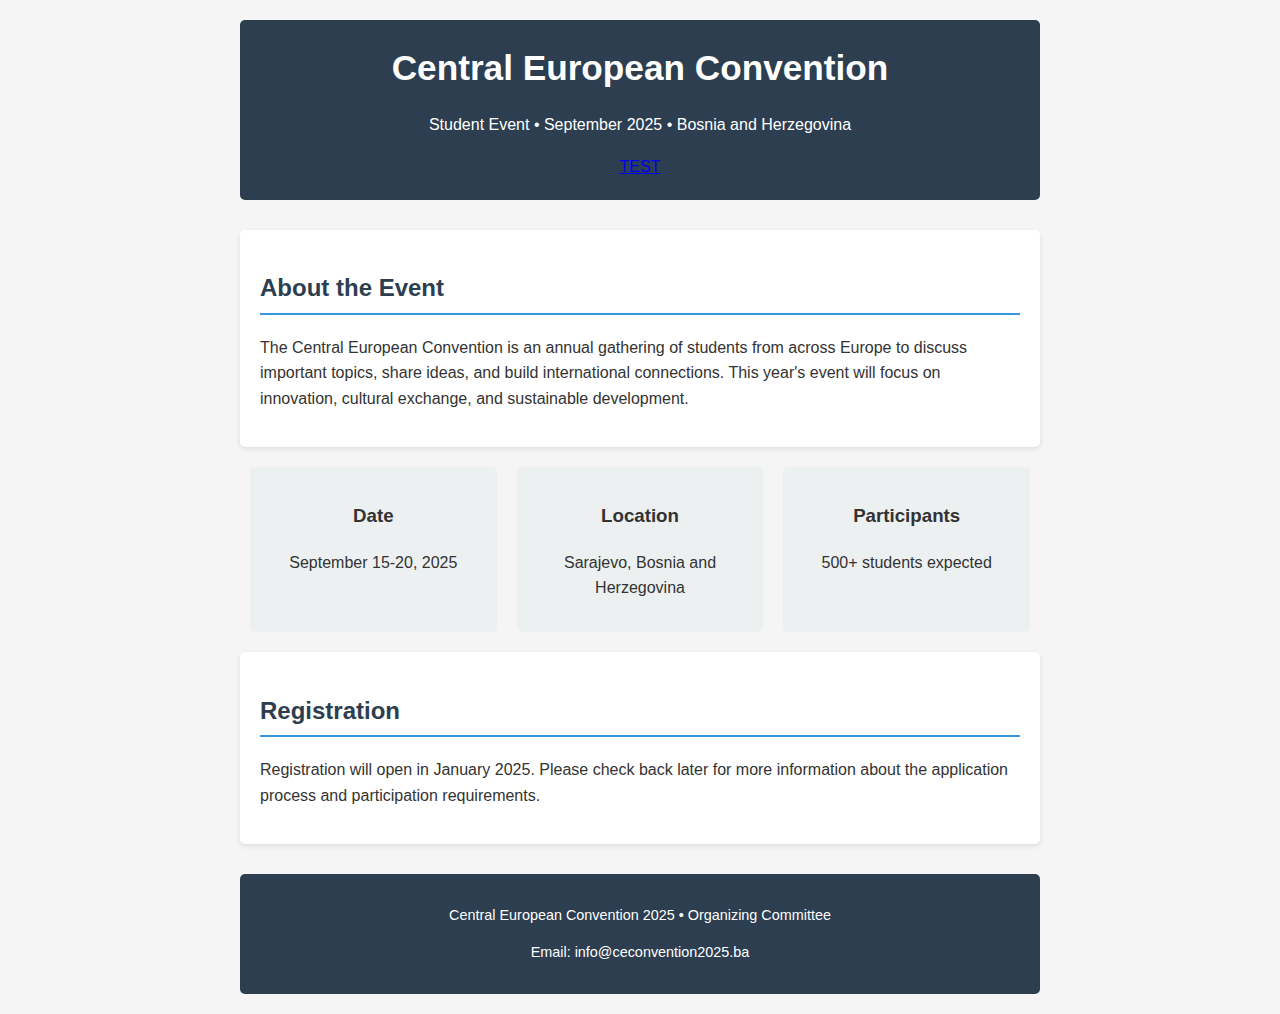
<file: index.html>
<!DOCTYPE html>
<html lang="en">
<head>
    <meta charset="UTF-8">
    <meta name="viewport" content="width=device-width, initial-scale=1.0">
    <title>Central European Convention 2025</title>
    <style>
        body {
            font-family: Arial, sans-serif;
            line-height: 1.6;
            max-width: 800px;
            margin: 0 auto;
            padding: 20px;
            color: #333;
            background-color: #f5f5f5;
        }
        
        header {
            text-align: center;
            padding: 20px 0;
            background-color: #2c3e50;
            color: white;
            border-radius: 5px;
            margin-bottom: 30px;
        }
        
        h1 {
            margin: 0;
            font-size: 2.2em;
        }
        
        h2 {
            color: #2c3e50;
            border-bottom: 2px solid #3498db;
            padding-bottom: 5px;
        }
        
        .event-info {
            background-color: white;
            padding: 20px;
            border-radius: 5px;
            box-shadow: 0 2px 5px rgba(0,0,0,0.1);
            margin-bottom: 20px;
        }
        
        .details {
            display: flex;
            justify-content: space-between;
            margin: 20px 0;
        }
        
        .detail-box {
            flex: 1;
            padding: 15px;
            background-color: #ecf0f1;
            border-radius: 5px;
            margin: 0 10px;
            text-align: center;
        }
        
        footer {
            text-align: center;
            margin-top: 30px;
            padding: 15px;
            background-color: #2c3e50;
            color: white;
            border-radius: 5px;
            font-size: 0.9em;
        }
    </style>
</head>
<body>
    <header>
        <h1>Central European Convention</h1>
        <p>Student Event • September 2025 • Bosnia and Herzegovina</p>
        <a href="/test.html">TEST</a>
    </header>
    
    <div class="event-info">
        <h2>About the Event</h2>
        <p>The Central European Convention is an annual gathering of students from across Europe to discuss important topics, share ideas, and build international connections. This year's event will focus on innovation, cultural exchange, and sustainable development.</p>
    </div>
    
    <div class="details">
        <div class="detail-box">
            <h3>Date</h3>
            <p>September 15-20, 2025</p>
        </div>
        
        <div class="detail-box">
            <h3>Location</h3>
            <p>Sarajevo, Bosnia and Herzegovina</p>
        </div>
        
        <div class="detail-box">
            <h3>Participants</h3>
            <p>500+ students expected</p>
        </div>
    </div>
    
    <div class="event-info">
        <h2>Registration</h2>
        <p>Registration will open in January 2025. Please check back later for more information about the application process and participation requirements.</p>
    </div>
    
    <footer>
        <p>Central European Convention 2025 • Organizing Committee</p>
        <p>Email: info@ceconvention2025.ba</p>
    </footer>
</body>
</html>
</file>
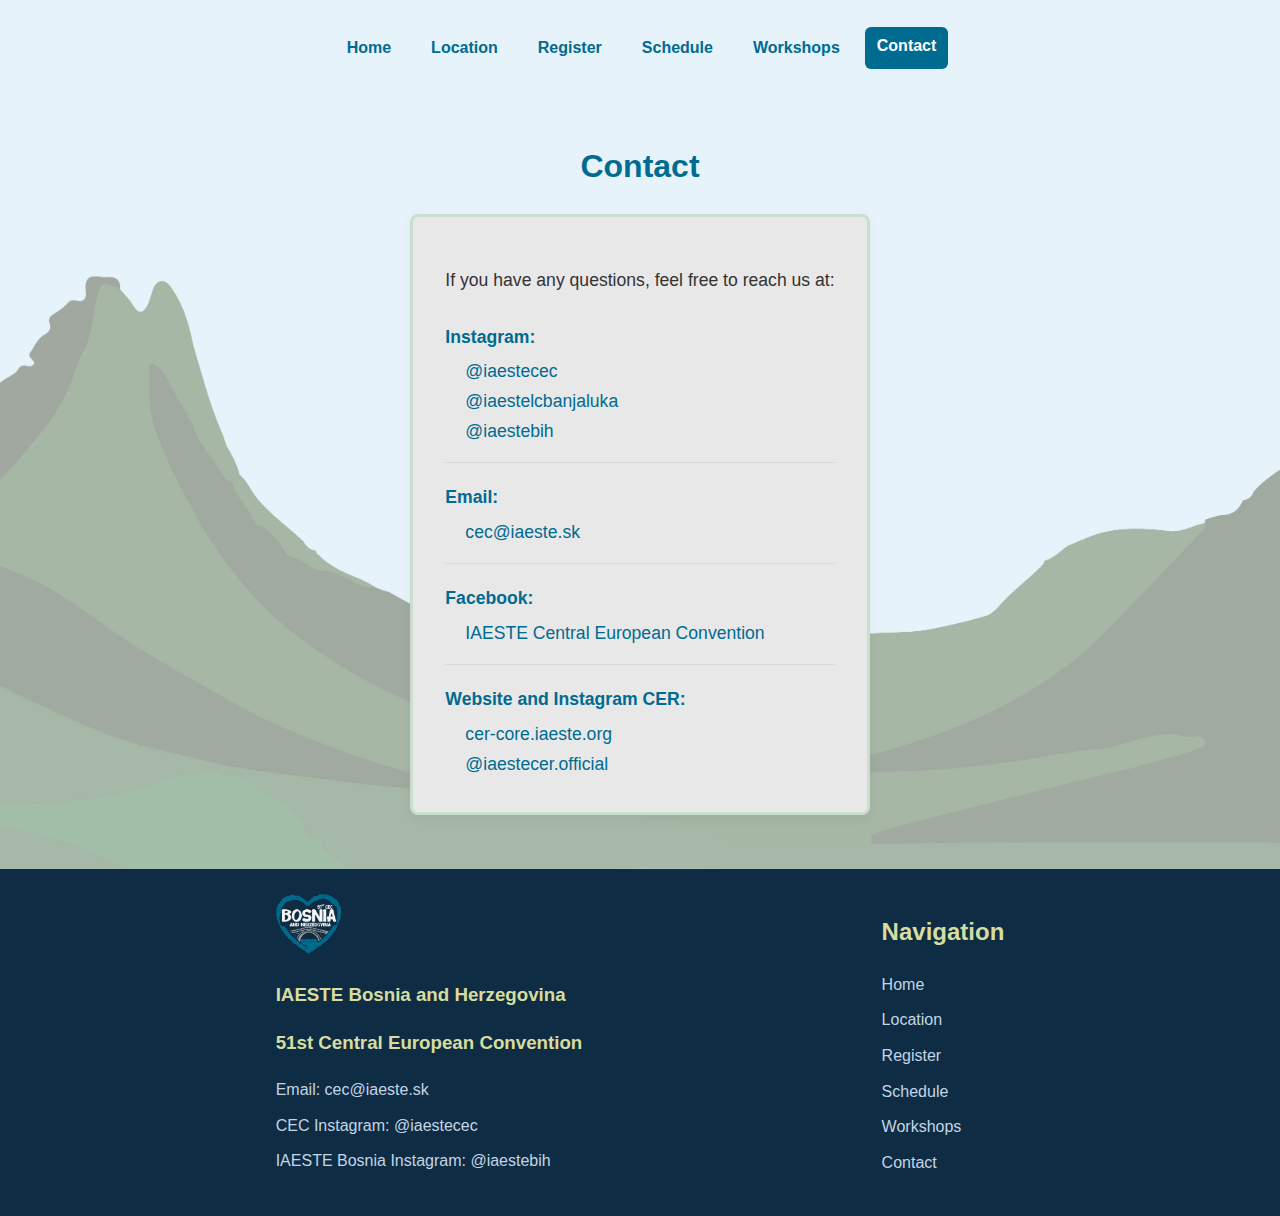
<file: contact.html>
<!DOCTYPE html>
<html lang="en">

<head>
    <meta charset="UTF-8">
    <meta name="viewport" content="width=device-width, initial-scale=1.0">
    <link rel="stylesheet" href="styles.css">
    <title>CEC Bosnia and Herzegovina 2025 - Contact</title>
</head>

<body>
    <div id="header-placeholder"></div>

    <div class="section-container">
        <h1 style="color: #006b91; text-align: center;">Contact</h1>

        <div class="event-description">
            <p>If you have any questions, feel free to reach us at:</p>

            <div class="contact-method">
                <span class="contact-label">Instagram:</span>
                <div class="contact-value">
                    <a href="https://www.instagram.com/iaestecec" target="_blank">@iaestecec</a><br>
                    <a href="https://www.instagram.com/iaestelcbanjaluka/" target="_blank">@iaestelcbanjaluka</a><br>
                    <a href="https://www.instagram.com/iaestebih" target="_blank">@iaestebih</a>
                </div>
            </div>

            <div class="contact-method">
                <span class="contact-label">Email:</span>
                <div class="contact-value">
                    <a href="mailto:cec@iaeste.sk">cec@iaeste.sk</a>
                </div>
            </div>

            <div class="contact-method">
                <span class="contact-label">Facebook:</span>
                <div class="contact-value">
                    <a href="https://www.facebook.com/IAESTE.Central.European.Convention" target="_blank">IAESTE Central
                        European Convention</a>
                </div>
            </div>

            <div class="contact-method">
                <span class="contact-label">Website and Instagram CER:</span>
                <div class="contact-value">
                    <a href="https://cer-core.iaeste.org" target="_blank">cer-core.iaeste.org</a><br>
                    <a href="https://www.instagram.com/iaestecer.official" target="_blank">@iaestecer.official</a>
                </div>
            </div>
        </div>
    </div>

    <div id="footer-placeholder"></div>

    <script src="script.js"></script>
    <script src="header.js"></script>
    <script>
        fetch('header.html')
            .then(res => res.text())
            .then(data => {
                document.getElementById('header-placeholder').innerHTML = data;
                highlightNavLink()
            });
        fetch('footer.html')
            .then(res => res.text())
            .then(data => {
                document.getElementById('footer-placeholder').innerHTML = data;
            });
    </script>
</body>

</html>
</file>
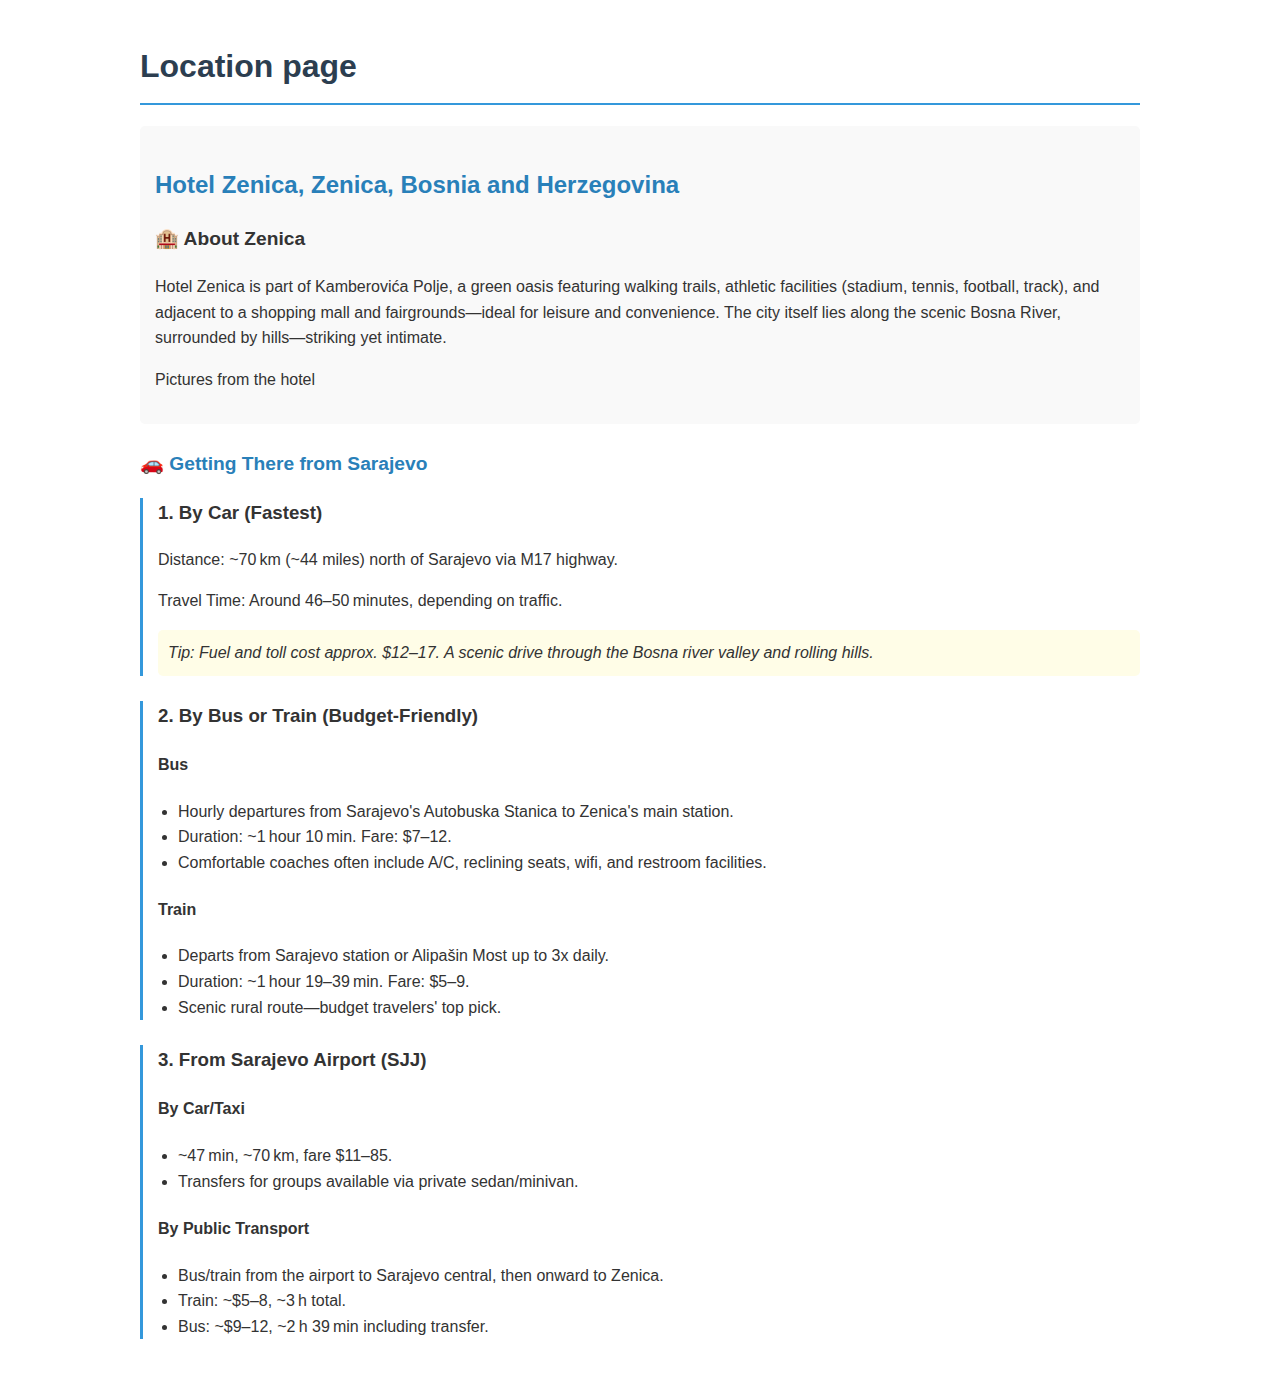
<file: location.html>
<!DOCTYPE html>
<html lang="en">
<head>
    <meta charset="UTF-8">
    <meta name="viewport" content="width=device-width, initial-scale=1.0">
    <title>Hotel Zenica - Location</title>
    <style>
        body {
            font-family: Arial, sans-serif;
            line-height: 1.6;
            margin: 0;
            padding: 20px;
            color: #333;
            max-width: 1000px;
            margin: 0 auto;
        }
        h1 {
            color: #2c3e50;
            border-bottom: 2px solid #3498db;
            padding-bottom: 10px;
        }
        h2 {
            color: #2980b9;
            margin-top: 25px;
        }
        .hotel-info {
            background-color: #f9f9f9;
            padding: 15px;
            border-radius: 5px;
            margin-bottom: 20px;
        }
        .transport-option {
            margin-bottom: 25px;
            padding-left: 15px;
            border-left: 3px solid #3498db;
        }
        .tip {
            font-style: italic;
            background-color: #fffde7;
            padding: 10px;
            border-radius: 5px;
            margin: 10px 0;
        }
        ul {
            padding-left: 20px;
        }
        .emoji {
            font-size: 1.2em;
        }
    </style>
</head>
<body>
    <h1>Location page</h1>
    
    <div class="hotel-info">
        <h2>Hotel Zenica, Zenica, Bosnia and Herzegovina</h2>
        
        <h3 class="emoji">🏨 About Zenica</h3>
        <p>Hotel Zenica is part of Kamberovića Polje, a green oasis featuring walking trails, athletic facilities (stadium, tennis, football, track), and adjacent to a shopping mall and fairgrounds—ideal for leisure and convenience. The city itself lies along the scenic Bosna River, surrounded by hills—striking yet intimate.</p>
        
        <p>Pictures from the hotel</p>
    </div>
    
    <h2 class="emoji">🚗 Getting There from Sarajevo</h2>
    
    <div class="transport-option">
        <h3>1. By Car (Fastest)</h3>
        <p>Distance: ~70 km (~44 miles) north of Sarajevo via M17 highway.</p>
        <p>Travel Time: Around 46–50 minutes, depending on traffic.</p>
        <div class="tip">
            Tip: Fuel and toll cost approx. $12–17. A scenic drive through the Bosna river valley and rolling hills.
        </div>
    </div>
    
    <div class="transport-option">
        <h3>2. By Bus or Train (Budget-Friendly)</h3>
        <h4>Bus</h4>
        <ul>
            <li>Hourly departures from Sarajevo's Autobuska Stanica to Zenica's main station.</li>
            <li>Duration: ~1 hour 10 min. Fare: $7–12.</li>
            <li>Comfortable coaches often include A/C, reclining seats, wifi, and restroom facilities.</li>
        </ul>
        
        <h4>Train</h4>
        <ul>
            <li>Departs from Sarajevo station or Alipašin Most up to 3x daily.</li>
            <li>Duration: ~1 hour 19–39 min. Fare: $5–9.</li>
            <li>Scenic rural route—budget travelers' top pick.</li>
        </ul>
    </div>
    
    <div class="transport-option">
        <h3>3. From Sarajevo Airport (SJJ)</h3>
        <h4>By Car/Taxi</h4>
        <ul>
            <li>~47 min, ~70 km, fare $11–85.</li>
            <li>Transfers for groups available via private sedan/minivan.</li>
        </ul>
        
        <h4>By Public Transport</h4>
        <ul>
            <li>Bus/train from the airport to Sarajevo central, then onward to Zenica.</li>
            <li>Train: ~$5–8, ~3 h total.</li>
            <li>Bus: ~$9–12, ~2 h 39 min including transfer.</li>
        </ul>
    </div>
</body>
</html>
</file>
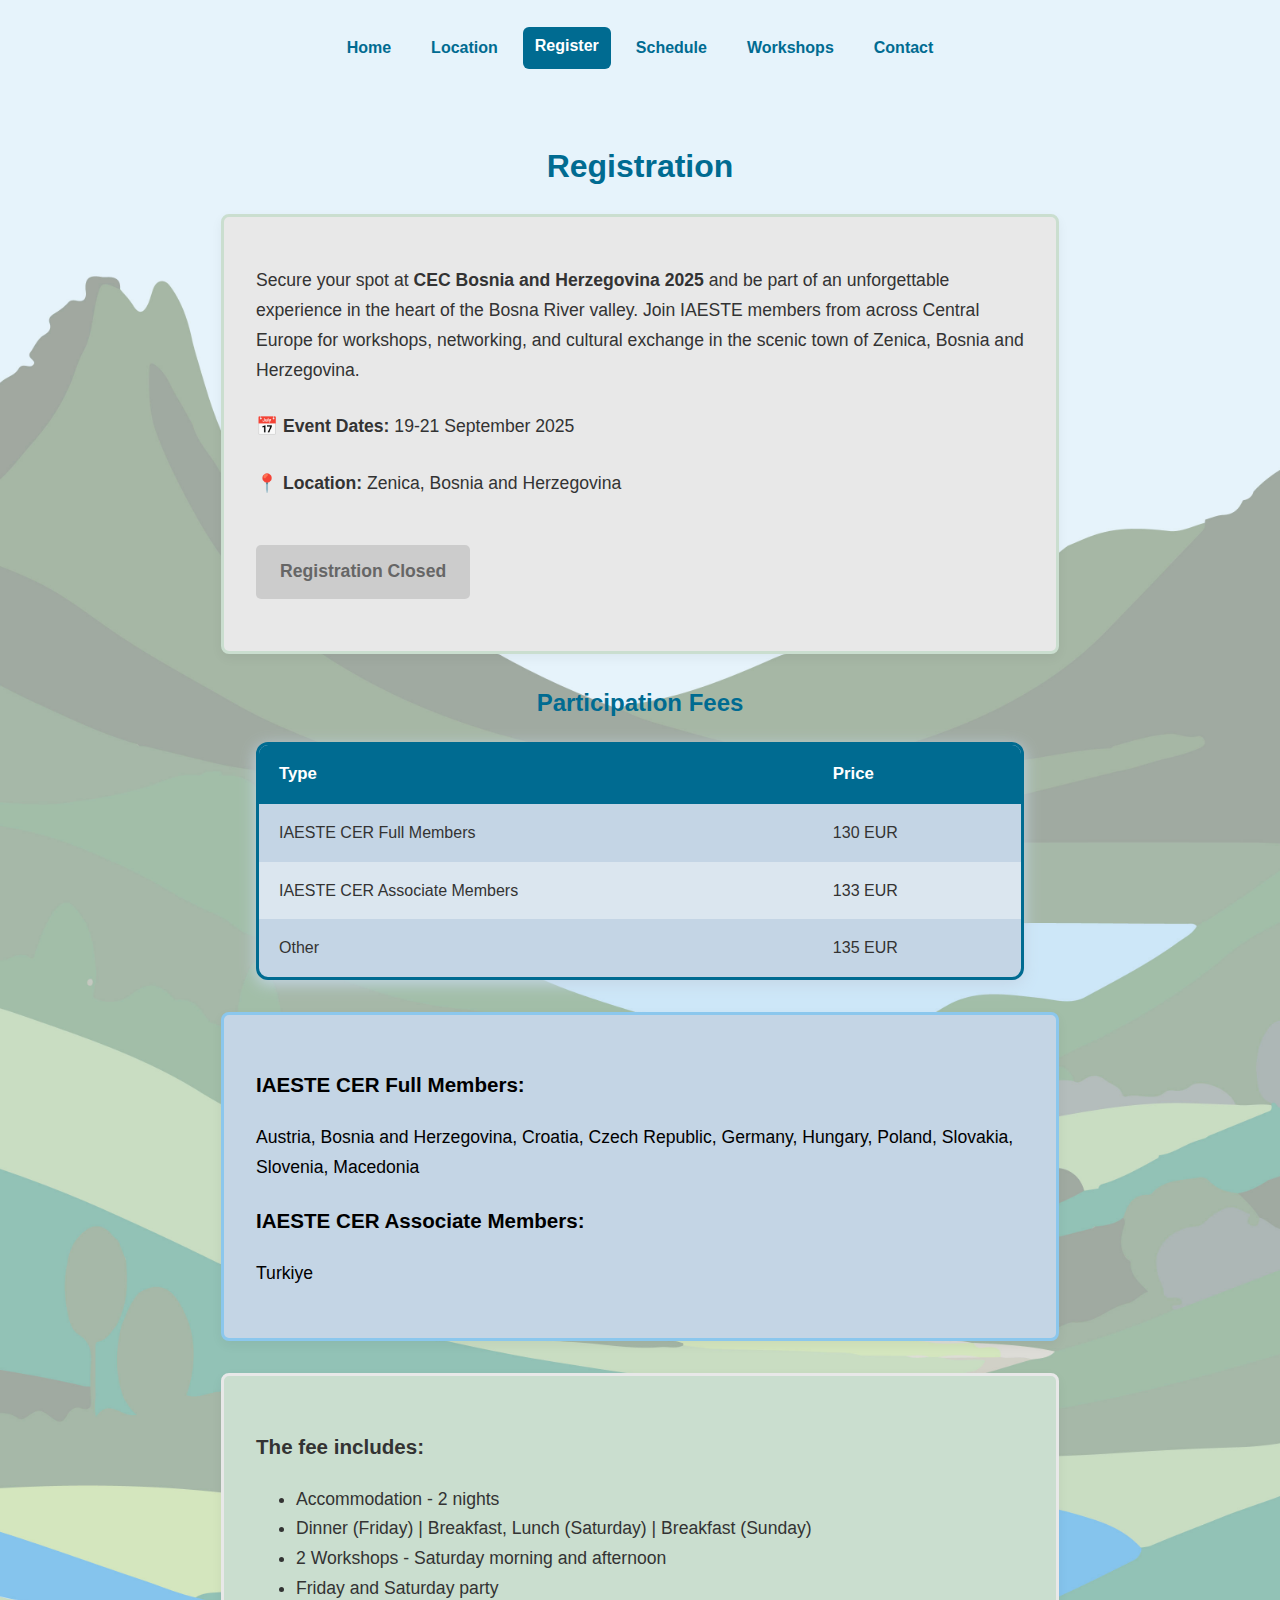
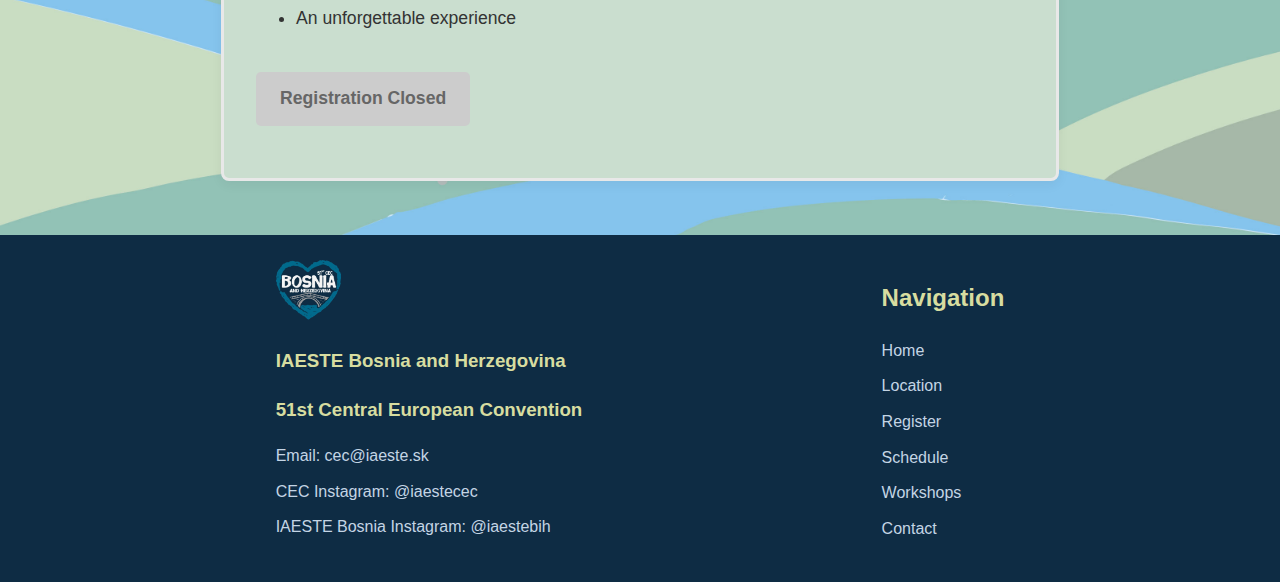
<file: registration.html>
<!DOCTYPE html>
<html lang="en">

<head>
    <meta charset="UTF-8">
    <meta name="viewport" content="width=device-width, initial-scale=1.0">
    <link rel="stylesheet" href="styles.css">
    <title>CEC Bosnia and Herzegovina 2025 - Registration</title>
</head>

<body>
    <div id="header-placeholder"></div>

    <div class="section-container">
        <h1 style="color: #006b91; text-align: center;">Registration</h1>

        <div class="event-description">
            <p>Secure your spot at <strong>CEC Bosnia and Herzegovina 2025</strong> and be part of an unforgettable
                experience in the
                heart
                of the Bosna River valley. Join IAESTE members from across Central Europe for workshops, networking, and
                cultural exchange in the scenic town of Zenica, Bosnia and Herzegovina.</p>

            <p class="emoji">📅 <strong>Event Dates:</strong> 19-21 September 2025</p>
            <p class="emoji">📍 <strong>Location:</strong> Zenica, Bosnia and Herzegovina</p>
            <!-- <a href="https://forms.gle/UbwWN2UmHduxkauS9" class="registration-link">Register here</a> -->
            <span class="registration-link disabled-link">Registration Closed</span>

        </div>

        <h2 style="color: #006b91; text-align: center;">Participation Fees</h2>

        <table class="fee-table">
            <thead>
                <tr>
                    <th>Type</th>
                    <th>Price</th>
                </tr>
            </thead>
            <tbody>
                <tr>
                    <td>IAESTE CER Full Members</td>
                    <td>130 EUR</td>
                </tr>
                <tr>
                    <td>IAESTE CER Associate Members</td>
                    <td>133 EUR</td>
                </tr>
                <tr>
                    <td>Other</td>
                    <td>135 EUR</td>
                </tr>
            </tbody>
        </table>

        <div class="transport-option">
            <h3>IAESTE CER Full Members:</h3>
            <p>Austria, Bosnia and Herzegovina, Croatia, Czech Republic, Germany, Hungary, Poland, Slovakia, Slovenia,
                Macedonia</p>

            <h3>IAESTE CER Associate Members:</h3>
            <p>Turkiye</p>
        </div>

        <div class="included-list">
            <h3>The fee includes:</h3>
            <ul>
                <li>Accommodation - 2 nights</li>
                <li>Dinner (Friday) | Breakfast, Lunch (Saturday) | Breakfast (Sunday)</li>
                <li>2 Workshops - Saturday morning and afternoon</li>
                <li>Friday and Saturday party</li>
                <li>An unforgettable experience</li>
            </ul>
            <!--<a href="https://forms.gle/UbwWN2UmHduxkauS9" class="registration-link">Register here</a>-->
            <span class="registration-link disabled-link">Registration Closed</span>

        </div>
    </div>

    <div id="footer-placeholder"></div>
    <script src="script.js"></script>
    <script src="header.js"></script>
    <script>
        fetch('header.html')
            .then(res => res.text())
            .then(data => {
                document.getElementById('header-placeholder').innerHTML = data;
                highlightNavLink()
                initBurgerMenu();
            });
        fetch('footer.html')
            .then(res => res.text())
            .then(data => {
                document.getElementById('footer-placeholder').innerHTML = data;
            });
    </script>
</body>

</html>
</file>
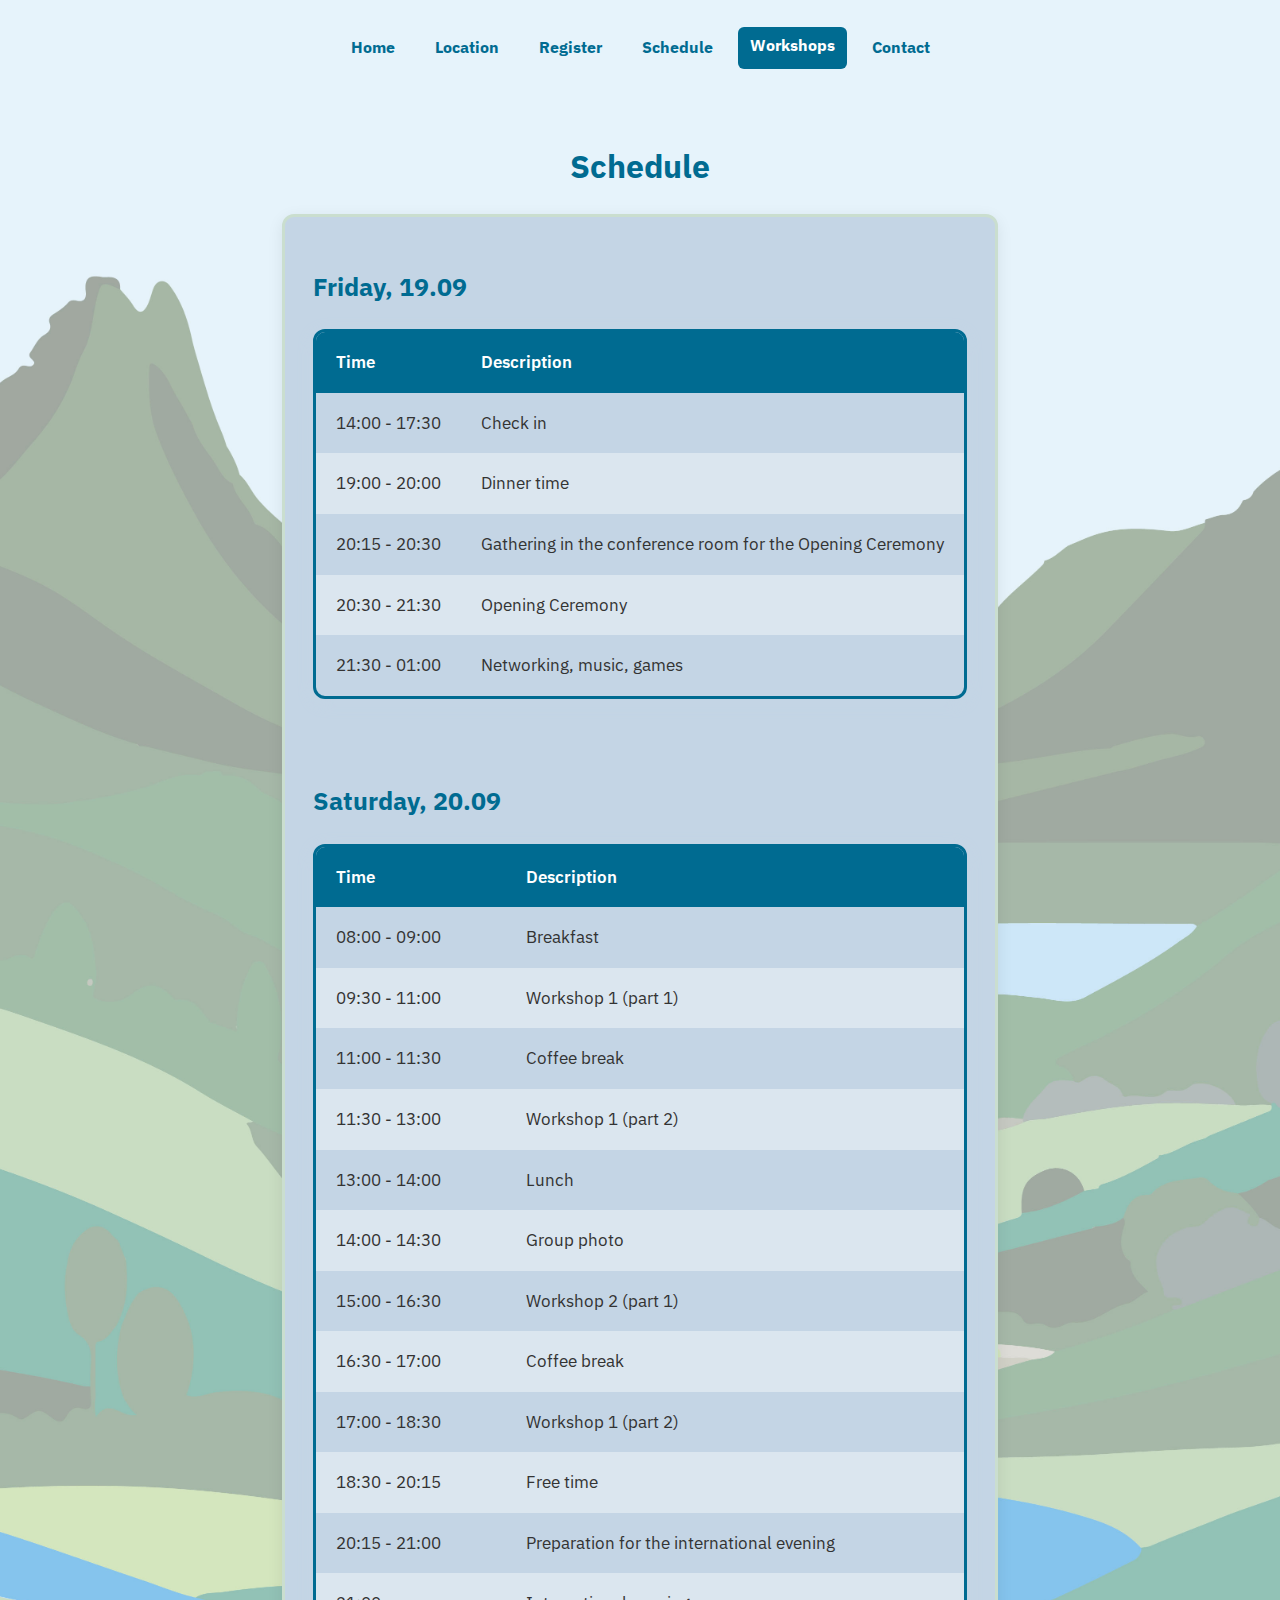
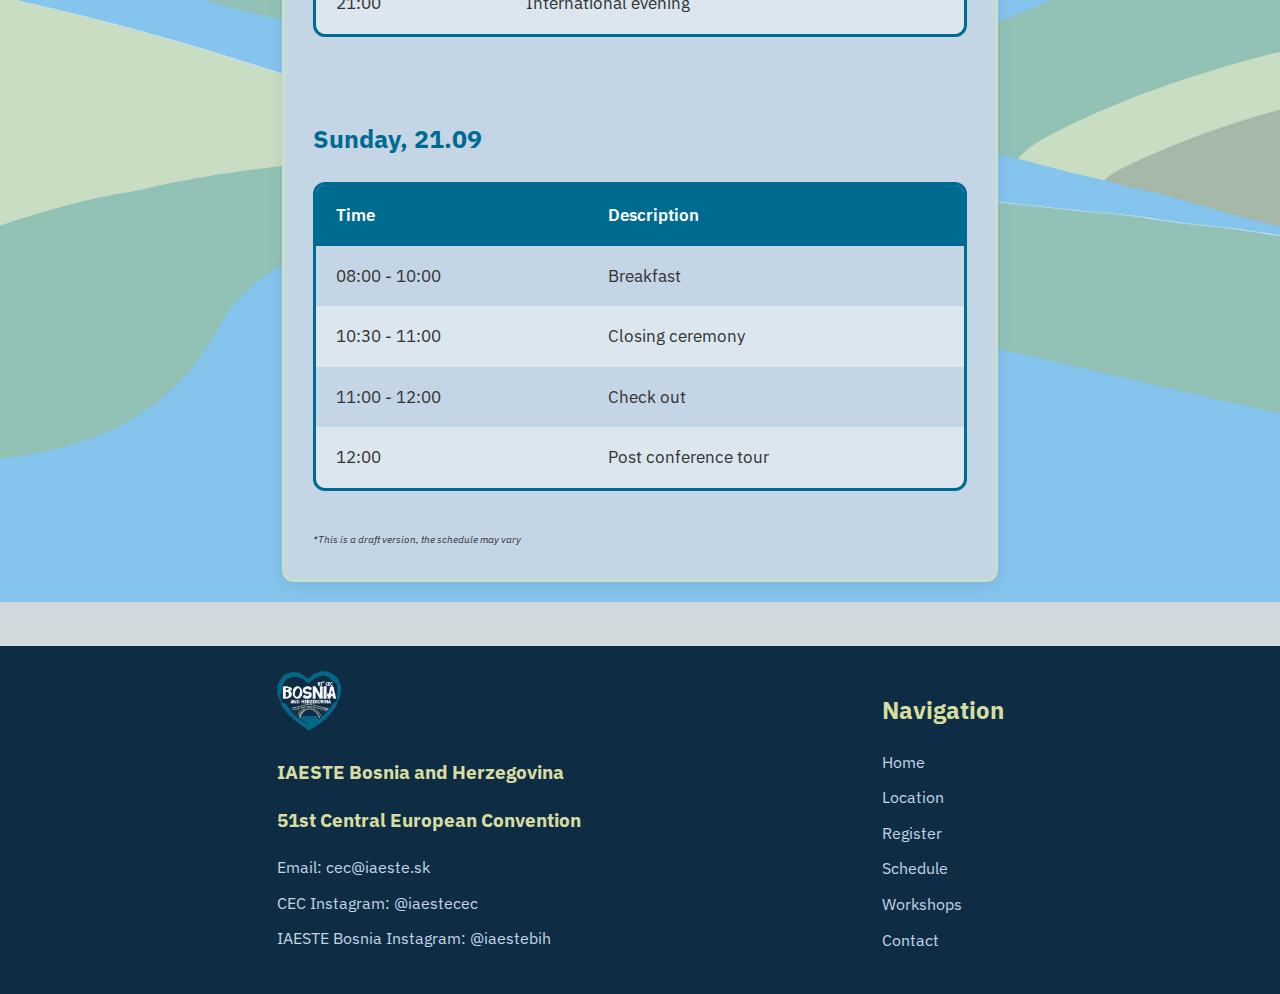
<file: schedule.html>
<!DOCTYPE html>
<html lang="en">

<head>
    <meta charset="UTF-8">
    <meta name="viewport" content="width=device-width, initial-scale=1.0">
    <link rel="stylesheet" href="styles.css">
    <link href="https://fonts.googleapis.com/css2?family=IBM+Plex+Sans:wght@400;500&display=swap" rel="stylesheet">
    <title>CEC Bosnia and Herzegovina 2025 - Contact</title>
</head>

<body>
    <div id="header-placeholder"></div>

    <div class="section-container">
        <h1 style="color: #006b91; text-align: center;">Schedule</h1>
        <div class="event-description sarajevo-highlight">
            <h2 style="color: #006b91; text-align: start;">Friday, 19.09</h2>
            <table class="fee-table">
                <thead>
                    <tr>
                        <th>Time</th>
                        <th>Description</th>
                    </tr>
                </thead>
                <tbody>
                    <tr>
                        <td>14:00 - 17:30</td>
                        <td>Check in</td>
                    </tr>
                    <tr>
                        <td>19:00 - 20:00</td>
                        <td>Dinner time</td>
                    </tr>
                    <tr>
                        <td>20:15 - 20:30</td>
                        <td>Gathering in the conference room for the Opening Ceremony</td>
                    </tr>
                    <tr>
                        <td>20:30 - 21:30</td>
                        <td>Opening Ceremony</td>
                    </tr>
                    <tr>
                        <td>21:30 - 01:00</td>
                        <td>Networking, music, games</td>
                    </tr>
                </tbody>
            </table>
            <br>
            <h2 style="color: #006b91; text-align: start;">Saturday, 20.09</h2>
            <table class="fee-table">
                <thead>
                    <tr>
                        <th>Time</th>
                        <th>Description</th>
                    </tr>
                </thead>
                <tbody>
                    <tr>
                        <td>08:00 - 09:00</td>
                        <td>Breakfast</td>
                    </tr>
                    <tr>
                        <td>09:30 - 11:00</td>
                        <td>Workshop 1 (part 1)</td>
                    </tr>
                    <tr>
                        <td>11:00 - 11:30</td>
                        <td>Coffee break</td>
                    </tr>
                    <tr>
                        <td>11:30 - 13:00</td>
                        <td>Workshop 1 (part 2)</td>
                    </tr>
                    <tr>
                        <td>13:00 - 14:00</td>
                        <td>Lunch</td>
                    </tr>
                    <tr>
                        <td>14:00 - 14:30</td>
                        <td>Group photo</td>
                    </tr>
                    <tr>
                        <td>15:00 - 16:30</td>
                        <td>Workshop 2 (part 1)</td>
                    </tr>
                    <tr>
                        <td>16:30 - 17:00</td>
                        <td>Coffee break</td>
                    </tr>
                    <tr>
                        <td>17:00 - 18:30</td>
                        <td>Workshop 1 (part 2)</td>
                    </tr>
                    <tr>
                        <td>18:30 - 20:15</td>
                        <td>Free time</td>
                    </tr>
                    <tr>
                        <td>20:15 - 21:00</td>
                        <td>Preparation for the international evening</td>
                    </tr>
                    <tr>
                        <td>21:00</td>
                        <td>International evening</td>
                    </tr>
                </tbody>
            </table>
            <br>
            <h2 style="color: #006b91; text-align: start;">Sunday, 21.09</h2>
            <table class="fee-table">
                <thead>
                    <tr>
                        <th>Time</th>
                        <th>Description</th>
                    </tr>
                </thead>
                <tbody>
                    <tr>
                        <td>08:00 - 10:00</td>
                        <td>Breakfast</td>
                    </tr>
                    <tr>
                        <td>10:30 - 11:00</td>
                        <td>Closing ceremony</td>
                    </tr>
                    <tr>
                        <td>11:00 - 12:00</td>
                        <td>Check out</td>
                    </tr>
                    <tr>
                        <td>12:00</td>
                        <td>Post conference tour</td>
                    </tr>
                </tbody>
            </table>
            <span style="font-style: italic; font-size: 10px;">*This is a draft version, the schedule may vary</span>
        </div>
    </div>

    <div id="footer-placeholder"></div>
    <script src="script.js"></script>
    <script src="header.js"></script>
    <script>
        fetch('header.html')
            .then(res => res.text())
            .then(data => {
                document.getElementById('header-placeholder').innerHTML = data;
                highlightNavLink()
                initBurgerMenu();
            });
        fetch('footer.html')
            .then(res => res.text())
            .then(data => {
                document.getElementById('footer-placeholder').innerHTML = data;
            });
    </script>
</body>

</html>
</file>
<file: styles.css>
/* Color Variables */
:root {
    --primary-color: #006b91;
    --secondary-color: #8bc7ed;
    --background-color: #d2d9dc;
    --light-gray: #e8e8e8;
    --border-color: #d2d9dc;
    --text-color: #333;
    --white: #ffffff;
    --highlight-green: #cadecf;
    --highlight-yellow: #d7dda0;
    --highlight-blue: #c4d5e5;
    --width-container: 100%;
    --burger-color: white;
    /* Color of the burger lines */
    --side-menu-bg: rgba(0, 0, 0, 0.9);
    /* Background of the side menu */
    --side-menu-link-color: white;
    --side-menu-link-hover: #ffd700;
    --footer-heading-color: #ffffff;
    /* For headings in footer */
    --footer-link-hover-color: #ffffff;
    /* White on hover */
    --footer-border-color: rgba(255, 255, 255, 0.08);
    --logo-dark-color: #0E2C44;
    --shadow-light: rgba(0, 0, 0, 0.05);
    --shadow-medium: rgba(0, 0, 0, 0.15);
}

.coming-soon {
    text-align: center;
    padding: 50px 20px;
    background-color: var(--white);
    border-radius: 8px;
    box-shadow: 0 4px 15px rgba(0, 0, 0, 0.1);
    margin: 40px auto;
    max-width: 600px;
    font-size: 2.5em;
    font-weight: bold;
    color: #004d66;
    text-transform: uppercase;
    letter-spacing: 2px;
}


/* Header Styles */
.header-container {
    /* background-color: var(--light-gray); */
    padding: 15px 0;
    margin-bottom: 30px;
    /* box-shadow: 0 2px 5px rgba(0,0,0,0.1); */
    margin: 0 auto;
    max-width: 1280px;
}

.header-content {
    margin: 0 auto;
    display: flex;
    flex-direction: row;
    justify-content: center;
    align-items: center;
    flex-wrap: wrap;
    gap: 20px;
    padding: 0 20px;
}

.logo {
    display: flex;
    align-items: center;
    text-decoration: none;
    font-weight: bold;
    font-size: 1.2rem;
    color: var(--secondary-color);
}

.logo-img {
    height: 60px;
    margin-right: 10px;
}

.logo-img-main {
    height: 460px;
}

.nav-links {
    display: flex;
    gap: 10px;
    padding: 12px 24px;
    flex-wrap: wrap;
    /* background-color: var(--primary-color); */
    border-radius: 5px;
}

.nav-button {
    padding: 8px 15px;
    /* background-color: var(--highlight-blue); */
    color: var(--primary-color);
    text-decoration: none;
    border-radius: 5px;
    font-weight: bold;
    transition: all 0.3s ease;
}

.nav-button:hover {
    background-color: var(--secondary-color);
    color: var(--text-color);
}

.nav-button.active {
    background-color: var(--primary-color);
    /* or any accent color */
    color: var(--white);
    font-weight: bold;
    border-radius: 6px;
    padding: 6px 12px;
    transition: background-color 0.3s ease;
    max-width: fit-content;
    margin: 0 auto;
}


/* Base Styles */
body {
    font-family: "IBM Plex Sans", sans-serif;
    line-height: 1.6;
    background-image: url('pictures/logo/CEC-BOSNIA-BGRD.jpg');
    /* linear-gradient(to bottom, var(--gradient-top-color), var(--gradient-middle-color), var(--gradient-bottom-color)); */
    background-repeat: no-repeat, no-repeat;
    background-attachment: fixed;
    background-size: 1280px;
    background-position: top center, center center;
    background-color: var(--background-color);
    line-height: 1.6;
    margin: 0 auto;
    width: var(--width-container);
    display: flex;
    flex-direction: column;
}

body.no-scroll {
    overflow: hidden;
}

main {
    flex-grow: 1;
    display: flex;
    flex-direction: column;
    justify-content: center;
    align-items: flex-start;
    padding: 40px 20px;
}

.section-container {
    max-width: 1024px;
    margin: 0 auto;
    padding: 24px;
}

@media (max-width: 768px) {
    body {
        background-size: cover;
        background-position: center top;
    }

    main {
        align-items: center;
    }

    .logo-img-main {
        height: 250px;
    }

    .section-container {
        padding: 12px;
    }
}

body>h1,
body>h2,
body>h3 {
    color: var(--highlight-blue);
}

a {
    color: var(--highlight-yellow);
}

a:hover {
    color: var(--highlight-blue);
}

/* Countdown Container */

.countdown-container {
    display: flex;
    flex-direction: column;
    align-items: center;
    text-align: center;
    font-size: 2rem;
    color: var(--primary-color);
    margin-bottom: 40px;
}

.flipdown {
    padding: 10px 0;
    width: 100% !important;
    max-width: fit-content !important;
    margin-left: auto !important;
    margin-right: auto !important;
}

.flipdown.flipdown__theme-dark .rotor-group-heading:before {
    color: var(--primary-color) !important;
}

.flipdown.flipdown__theme-dark .rotor-group:nth-child(n+2):nth-child(-n+3):before,
.flipdown.flipdown__theme-dark .rotor-group:nth-child(n+2):nth-child(-n+3):after {
    background-color: var(--highlight-blue) !important;
}

.flipdown.flipdown__theme-dark .rotor,
.flipdown.flipdown__theme-dark .rotor-top,
.flipdown.flipdown__theme-dark .rotor-leaf-front {
    color: var(--primary-color) !important;
    ;
    background-color: var(--highlight-blue) !important;
}

.flipdown.flipdown__theme-dark .rotor-bottom,
.flipdown.flipdown__theme-dark .rotor-leaf-rear {
    color: var(--primary-color) !important;
    background-color: var(--highlight-blue) !important;
}

.flipdown.flipdown__theme-dark .rotor:after {
    border-top: solid 1px var(--highlight-blue) !important;
}

/* Contact Page Styles */
.contact-info {
    background-color: var(--light-gray);
    padding: 20px;
    border-radius: 5px;
    margin-top: 20px;
    margin-bottom: 20px;
    min-width: 600px;
}

.contact-info>h1,
.contact-info>h2,
.contact-info>h3 {
    color: var(--primary-color);
}

.contact-method {
    margin-bottom: 20px;
    padding-bottom: 15px;
    border-bottom: 1px solid var(--border-color);
}

.contact-method:last-child {
    border-bottom: none;
    margin-bottom: 0;
    padding-bottom: 0;
}

.contact-label {
    font-weight: bold;
    color: var(--primary-color);
    margin-bottom: 5px;
    display: block;
}

.contact-value {
    margin-left: 20px;
}

.contact-value>a {
    color: var(--primary-color);
    text-decoration: none;
}

.social-icon {
    width: 20px;
    height: 20px;
    vertical-align: middle;
    margin-right: 8px;
}

/* Index Page Styles */
.header-date {
    text-align: center;
    font-size: 1.5em;
    color: var(--primary-color);
    margin-bottom: 30px;
    font-weight: bold;
}

.event-description {
    background-color: var(--light-gray);
    padding: 32px;
    border-radius: 8px;
    margin-bottom: 30px;
    max-width: 768px;
    box-shadow: 0 4px 12px var(--shadow-light);
    font-size: 1.1rem;
    line-height: 1.7;
    color: var(--text-color);
    transition: box-shadow 0.3s ease;
    border: 3px solid var(--highlight-green);
}

.event-description:hover {
    box-shadow: 0 6px 20px var(--shadow-medium);
}

.event-description p {
    margin-bottom: 1.5em;
}

.event-highlight {
    background-color: rgba(255, 255, 255, 0.4);
    border-radius: 10px;
    padding: 12px 16px;
    margin: 15px 0;
    font-size: 1rem;
    line-height: 1.6;
    box-shadow: inset 0 2px 8px rgba(0, 0, 0, 0.05);
}

.event-highlight p {
    margin: 6px 0;
}

.event-highlight .icon {
    margin-right: 6px;
    font-size: 1.2rem;
}


.highlight-box {
    background-color: var(--highlight-green);
    padding: 24px;
    border-radius: 8px;
    margin: 32px 0;
    text-align: center;
    font-style: italic;
    color: var(--text-color);
    font-size: 1.2rem;
    box-shadow: 0 2px 10px var(--shadow-light);
}

.footer-container {
    width: 100%;
    background-color: var(--logo-dark-color);
    padding-top: 25px;
    padding-bottom: 25px;
    color: var(--highlight-yellow);
}

.footer-content {
    display: flex;
    flex-direction: row;
    justify-content: space-around;
    max-width: 1028px;
    margin: 0 auto;
    flex-wrap: wrap;

    text-align: left;
}

.footer-info {
    margin-bottom: 0;
    word-wrap: break-word;
}

.footer-info .contact-links {
    display: flex;
    flex-direction: column;
    gap: 10px;
}

.footer-info .contact-links a {
    color: var(--highlight-blue);
    text-decoration: none;
    transition: color 0.3s ease, transform 0.2s ease;
    display: inline-block;
}

.footer-info .contact-links a:hover {
    color: var(--footer-link-hover-color);
    transform: translateX(5px);
}

.footer-info .contact-links a:hover {
    color: var(--highlight-blue);
    text-decoration: underline;
}

.footer-nav ul {
    list-style: none;
    padding: 0;
    margin-top: 20px;
}

.footer-nav ul li {
    margin-bottom: 10px;
}

.footer-nav ul li a {
    color: var(--highlight-blue);
    text-decoration: none;
    transition: color 0.3s ease, transform 0.2s ease;
    display: inline-block;
}

.footer-nav ul li a:hover {
    color: var(--footer-link-hover-color);
    transform: translateX(5px);
}

.navigation a {
    display: inline-block;
    padding: 10px 20px;
    margin: 0 10px;
    background-color: var(--primary-color);
    color: var(--background-color);
    text-decoration: none;
    border-radius: 5px;
    transition: background-color 0.3s;
}

.navigation a:hover {
    background-color: var(--secondary-color);
    color: var(--text-color);
}

/* Location Page Styles */
.hotel-info {
    background-color: var(--light-gray);
    padding: 15px;
    border-radius: 5px;
    margin-bottom: 20px;
}

.transport-option {
    max-width: 768px;
    margin: 0 auto 32px;
    padding: 32px;
    border: 3px solid var(--secondary-color);
    background-color: var(--highlight-blue);
    border-radius: 8px;
    transition: box-shadow 0.3s ease;
    box-shadow: 0 4px 12px var(--shadow-light);
    font-size: 1.1rem;
    line-height: 1.7;
}

.transport-option:hover {
    box-shadow: 0 6px 20px var(--shadow-medium);
}

.tip {
    font-style: italic;
    background-color: var(--highlight-yellow);
    padding: 10px;
    border-radius: 5px;
    margin: 10px 0;
}

.map-section {
    background-color: var(--white);
    padding: 10px 0;
    box-shadow: 0 4px 12px rgba(0, 0, 0, 0.15);
    border-radius: 8px;
    overflow: hidden;
    box-shadow: 0 4px 12px var(--shadow-light);
    transition: box-shadow 0.3s ease;
    border: 3px solid var(--light-gray);
}

.map-section:hover {
    box-shadow: 0 6px 20px var(--shadow-medium);
}

.map-section p {
    display: block;
    text-align: center;
    margin-bottom: 1em;
    font-size: 20px;
}

.image-carousel {
    position: relative;
    overflow: hidden;
    border-radius: 12px;
    max-width: 700px;
    max-height: 400px;
    height: 100%;
    margin: 20px auto;
    box-shadow: 0 4px 14px rgba(0, 0, 0, 0.15);
    aspect-ratio: 16 / 10;
}

.carousel-track {
    display: flex;
    transition: transform 0.5s ease;
    height: 100%;
}

.carousel-track img {
    width: 100%;
    height: 100%;
    object-fit: contain;
    flex-shrink: 0;
    flex-grow: 0;
    border-radius: 8px;
    background: #000;
    cursor: pointer;
}

.carousel-btn {
    position: absolute;
    top: 50%;
    transform: translateY(-50%);
    background: rgba(255, 255, 255, 0.7);
    border: none;
    font-size: 2rem;
    padding: 0 12px;
    cursor: pointer;
    border-radius: 50%;
    box-shadow: 0 2px 6px rgba(0, 0, 0, 0.2);
}

.carousel-btn.prev {
    left: 10px;
}

.carousel-btn.next {
    right: 10px;
}

.carousel-btn:hover {
    background: rgba(255, 255, 255, 0.9);
}


/* Registration Page Styles */
.event-info {
    background-color: var(--light-gray);
    padding: 15px;
    border-radius: 5px;
    margin-bottom: 20px;
}

.event-info>h1,
.event-info>h2,
.event-info>h3 {
    color: var(--primary-color);
}

.fee-table {
    max-width: 768px;
    margin: 0 auto 32px;
    width: 100%;
    border-collapse: separate;
    border-spacing: 0;
    background-color: var(--highlight-blue);
    border-radius: 12px;
    box-shadow: 0 4px 16px var(--highlight-blue);
    overflow: hidden;
    border: 3px solid var(--primary-color)
        /* for rounded corners */
}

.fee-table th,
.fee-table td {
    padding: 16px 20px;
    text-align: left;
    color: var(--text-color);
}


.fee-table thead th {
    background-color: var(--primary-color);
    color: var(--white);
    font-weight: 600;
    font-size: 1.05rem;
}

.fee-table tbody tr {
    transition: background-color 0.2s ease;
}

.fee-table tbody tr:nth-child(even) {
    background-color: rgba(255, 255, 255, 0.4);
}

.fee-table tbody tr:hover {
    background-color: rgba(255, 255, 255, 0.6);
}


.included-list {
    background-color: var(--highlight-green);
    padding: 32px;
    border-radius: 8px;
    margin-bottom: 30px;
    max-width: 768px;
    box-shadow: 0 4px 12px var(--shadow-light);
    font-size: 1.1rem;
    line-height: 1.7;
    color: var(--text-color);
    transition: box-shadow 0.3s ease;
    border: 3px solid var(--light-gray);
}

.included-list:hover {
    box-shadow: 0 6px 20px var(--shadow-medium);
}

.included-list p {
    margin-bottom: 1.5em;
}

.registration-link {
    display: inline-block;
    background-color: var(--primary-color);
    color: var(--white);
    padding: 12px 24px;
    text-decoration: none;
    border-radius: 5px;
    font-weight: bold;
    margin: 20px 0;
    transition: background-color 0.3s;
}

.registration-link:hover {
    background-color: var(--secondary-color);
    color: var(--text-color);
}

.registration-link.disabled-link {
    background-color: #ccc !important;
    color: #666 !important;
    cursor: not-allowed !important;
    pointer-events: none;
    text-decoration: none;
}


.member-types {
    background-color: var(--highlight-blue);
    padding: 15px;
    border-radius: 5px;
    margin: 15px 0;
}

.nav-menu {
    display: none;
}

.burger-icon {
    display: flex;
    flex-direction: column;
    justify-content: space-around;
    width: 30px;
    height: 25px;
    background: transparent;
    border: none;
    cursor: pointer;
    padding: 0;
    z-index: 1100;
    position: relative;
}

.burger-icon:focus {
    outline: 2px solid var(--primary-color);
    outline-offset: 2px;
}

.burger-icon .bar {
    width: 100%;
    height: 3px;
    background-color: var(--primary-color);
    border-radius: 5px;
    transition: all 0.3s ease-in-out;
    transform-origin: 1px;
}


header .nav-menu>nav {
    display: none;
}


.side-menu {
    position: fixed;
    top: 0;
    right: -100%;
    width: 100%;
    height: 100%;
    background-color: var(--secondary-color);
    box-shadow: -2px 0 10px rgba(0, 0, 0, 0.3);
    transition: right 0.3s ease-in-out;
    z-index: 1050;
    padding-top: 80px;
    box-sizing: border-box;
}

.side-menu.open {
    right: 0;
}

.side-menu ul {
    list-style: none;
    padding: 0;
    margin: 0;
}

.side-menu ul li {
    text-align: center;
    margin-bottom: 20px;
}

.side-menu ul li a {
    color: var(--side-menu-link-color);
    text-decoration: none;
    font-size: 1.4em;
    padding: 10px 20px;
    display: block;
    transition: color 0.3s ease, background-color 0.3s ease;
}

.side-menu ul li a:hover {
    color: var(--side-menu-link-hover);
    background-color: rgba(255, 255, 255, 0.1);
}

.dates {
    font-size: 60px;
    font-weight: bold;
    text-shadow: 1px 1px 2px var(--primary-color);
    margin: 20px 0;
}

.separator {
    width: 100%;
    height: 1px;
    margin: 0 auto;
    background-color: var(--primary-color);
    border: none;
    opacity: 0.6;
}

.schedule-table {
    width: 100%;
    border-collapse: separate;
    border-spacing: 0;
    margin: 24px 0;
    background-color: var(--highlight-blue);
    border-radius: 12px;
    box-shadow: 0 4px 16px rgba(0, 0, 0, 0.08);
    overflow: hidden;
    font-size: 1rem;
}

.schedule-table th,
.schedule-table td {
    padding: 16px 20px;
    text-align: left;
    color: var(--text-color);
}

.schedule-table thead th {
    background-color: var(--primary-color);
    color: var(--white);
    font-weight: 600;
    font-size: 1.05rem;
}

.schedule-table tbody tr {
    transition: background-color 0.2s ease;
}

.schedule-table tbody tr:nth-child(even) {
    background-color: rgba(255, 255, 255, 0.4);
}

.schedule-table tbody tr:hover {
    background-color: rgba(255, 255, 255, 0.6);
}

.sarajevo-highlight {
    background-color: var(--highlight-blue);
    padding: 28px;
    border-radius: 12px;
    box-shadow: 0 4px 16px rgba(0, 0, 0, 0.08);
    color: var(--text-color);
    max-width: 768px;
    margin: 0 auto 40px;
    font-size: 1.05rem;
    line-height: 1.7;
}

.sarajevo-highlight h3 {
    font-size: 1.4rem;
    margin-bottom: 20px;
    color: var(--accent-dark);
    text-align: center;
}

.sarajevo-highlight p {
    margin-bottom: 16px;
}

.highlighted-call {
    background-color: rgba(255, 255, 255, 0.4);
    padding: 14px 20px;
    border-radius: 10px;
    font-style: italic;
    text-align: center;
    font-size: 1.1rem;
    font-weight: 500;
    box-shadow: inset 0 2px 8px rgba(0, 0, 0, 0.05);
}

.workshop-grid {
    display: grid;
    grid-template-columns: repeat(3, minmax(150px, 1fr));
    gap: 24px;
    padding: 24px 12px;
    max-width: 1024px;
    margin: 0 auto;
}

.workshop-card {
    display: flex;
    flex-direction: column;
    background-color: var(--light-gray);
    border-radius: 14px;
    padding: 16px;
    box-shadow: 0 4px 14px rgba(0, 0, 0, 0.1);
    transition: transform 0.3s ease;
    position: relative;
    overflow: hidden;
}

.workshop-card:hover {
    transform: translateY(-4px);
}

.workshop-label {
  position: absolute;
  top: 0px;
  left: 0px;
  background-color: var(--primary-color); /* default blue */
  color: white;
  font-size: 0.75rem;
  font-weight: 600;
  padding: 4px 10px;
  border-radius: 6px;
  text-transform: uppercase;
  letter-spacing: 0.5px;
  box-shadow: 0 2px 4px rgba(0,0,0,0.1);
  z-index: 100;
}

.workshop-card-header {
    display: flex;
    flex-direction: row;
    gap: 20px;
    align-items: center;
    justify-content: space-between;
    flex-wrap: wrap;
    text-align: center;
}

.workshop-text {
    flex: 1 1 60%;
    min-width: 150px;
}

.workshop-title-box {
    height: 100px;
    align-items: center;
    display: flex;
    justify-content: center;
    width: 100%;
}

.workshop-title {
    font-size: 1.2rem;
    color: var(--text-color);
    text-align: center;
}

.workshop-topic {
    font-weight: 500;
    color: #333;
    margin-bottom: 10px;
}

.workshop-description-box {
    max-height: 180px;
    overflow-y: hidden;
    border-top: 1px solid rgba(0, 0, 0, 0.1);
    border-bottom: 1px solid rgba(0, 0, 0, 0.1);
    padding: 4px;
    scrollbar-width: thin;
    transition: all 0.3s ease;
}

.workshop-description-box::after {
    content: "";
    position: absolute;
    bottom: 0;
    left: 0;
    right: 0;
    height: 40px;
}

.workshop-description-box:hover {
    overflow-y: auto;
}

.workshop-description-box:hover::after {
    opacity: 0;
}

/* Optional: Thin scrollbar */
.workshop-description-box::-webkit-scrollbar {
    width: 6px;
}

.workshop-description-box::-webkit-scrollbar-thumb {
    background-color: rgba(0, 0, 0, 0.2);
    border-radius: 4px;
}

.workshop-description-box::-webkit-scrollbar-track {
    background: transparent;
}

.workshop-description {
    font-family: 'IBM Plex Sans', sans-serif;
    display: -webkit-box;
    margin: 0;
    margin-bottom: 12px;
    padding: 4px;
    -webkit-box-orient: vertical;
    overflow: hidden;
    text-overflow: ellipsis;
    text-align: start;
    letter-spacing: 0.1px;
    line-height: 1.75;
    font-weight: 400;
    color: #444;
}

.workshop-authors {
    display: flex;
    flex-direction: row;
    align-items: center;
    gap: 8px;
    text-align: center;
    flex: 1 1 100px;
    justify-content: center;
}

.author-photo {
    width: 125px;
    height: 125px;
    border-radius: 50%;
    object-fit: cover;
    border: 2px solid #fff;
    box-shadow: 0 2px 6px rgba(0, 0, 0, 0.15);
}

.workshop-author-box {
    height: 60px;
    align-items: center;
    display: flex;
    justify-content: center;
    width: 100%;
}

.workshop-author {
    font-size: 0.9rem;
    color: #444;
    font-style: italic;
    justify-content: center;
    display: flex;
}

#carousel-track2 img {
    cursor: pointer;
}

img {
    transition: transform 0.3s ease;
}

img:hover {
    transform: scale(1.05);
}

/* Lightbox base */
.lightbox {
    position: fixed;
    inset: 0;
    display: none;
    align-items: center;
    justify-content: center;
    background: rgba(0, 0, 0, 0.92);
    z-index: 9999;
}

.lightbox.open {
    display: flex;
}

.lb-track {
    position: relative;
    width: 100vw;
    height: 100vh;
    overflow: hidden;
}

.lb-strip {
    display: flex;
    height: 100%;
    transition: transform 0.35s ease;
}

.lb-strip img {
    width: 100vw;
    height: 100vh;
    object-fit: contain;
    background: #000;
    flex: 0 0 100%;
}

/* Controls */
.lb-btn,
.lb-close {
    position: absolute;
    border: none;
    background: rgba(255, 255, 255, 0.14);
    color: #fff;
    font-size: 28px;
    line-height: 1;
    padding: 12px 14px;
    border-radius: 12px;
    cursor: pointer;
    transition: background .2s ease;
    backdrop-filter: blur(4px);
    z-index: 1;
}

.lb-btn:hover,
.lb-close:hover {
    background: rgba(255, 255, 255, 0.22);
}

.lb-prev {
    left: 16px;
    top: 50%;
    transform: translateY(-50%);
}

.lb-next {
    right: 16px;
    top: 50%;
    transform: translateY(-50%);
}

.lb-close {
    top: 14px;
    right: 14px;
    font-size: 26px;
}

body.lb-no-scroll {
    overflow: hidden;
}

@media (max-width: 1024px) {
    .nav-button {
        font-size: 10px;
    }

    .author-photo {
        width: 80px;
        height: 80px;
    }

    .workshop-description {
        font-size: 0.85rem;
    }

    .workshop-label {
        font-size: 0.5rem;
    }
}

@media (max-width: 820px) {
    .workshop-grid {
        grid-template-columns: repeat(2, minmax(150px, 1fr));;
        gap: 16px;
        padding: 0px;
    }

    .workshop-card {
        padding: 16px;
    }

    .workshop-title {
        font-size: 1.2rem;
    }

    .workshop-label {
        font-size: 0.65rem;
    }

    .workshop-author {
        font-size: 0.9rem;
    }

    .author-photo {
        width: 100px;
        height: 100px;
    }

    .event-description {
        padding: 12px 20px;
    }

    .event-description p {
        font-size: 1rem;
    }
}


/* Responsive Styles */
@media (max-width: 600px) {
    main {
        padding: 20px 15px;
    }

    .nav-links {
        display: none;
    }

    .nav-menu {
        display: block;
    }

    .header-content {
        justify-content: start;
    }

    .dates {
        font-size: 48px;
    }

    .footer-content {
        flex-direction: column;
        align-items: center;
        padding-bottom: 30px;
        gap: 30px;
    }

    .footer-content>div,
    .footer-content>nav {
        min-width: unset;
        width: 100%;
        text-align: center;
    }

    .footer-content h2,
    .footer-content h3 {
        text-align: center;
        border-bottom: none;
        padding-bottom: 0;
        margin-bottom: 15px;
    }

    .footer-info .contact-links {
        align-items: center;
    }

    .coming-soon {
        font-size: 1.5em;
        padding: 25px 15px;
        margin: 15px auto;
    }

    .contact-info {
        min-width: auto;
    }

    .fee-table td:first-child,
    .fee-table th:first-child {
        white-space: nowrap;
    }

    .fee-table td,
    .fee-table th {
        padding: 8px 10px;
    }

    .sarajevo-highlight {
        padding: 14px;
    }

    .image-carousel {
        height: auto;
        aspect-ratio: auto;
    }

    .carousel-track img {
        width: 100%;
        height: auto;
        max-height: 80vh;
    }

    .lb-btn,
    .lb-close {
        font-size: 32px;
        padding: 16px 18px;
    }

    .workshop-grid {
        grid-template-columns: 1fr;
    }

    .workshop-description-box {
        overflow-y: auto;
        max-height: 180px;
    }

    .workshop-description-box::after {
        display: none;
    }

    .workshop-description {
        font-size: 14px;
    }
}
</file>
